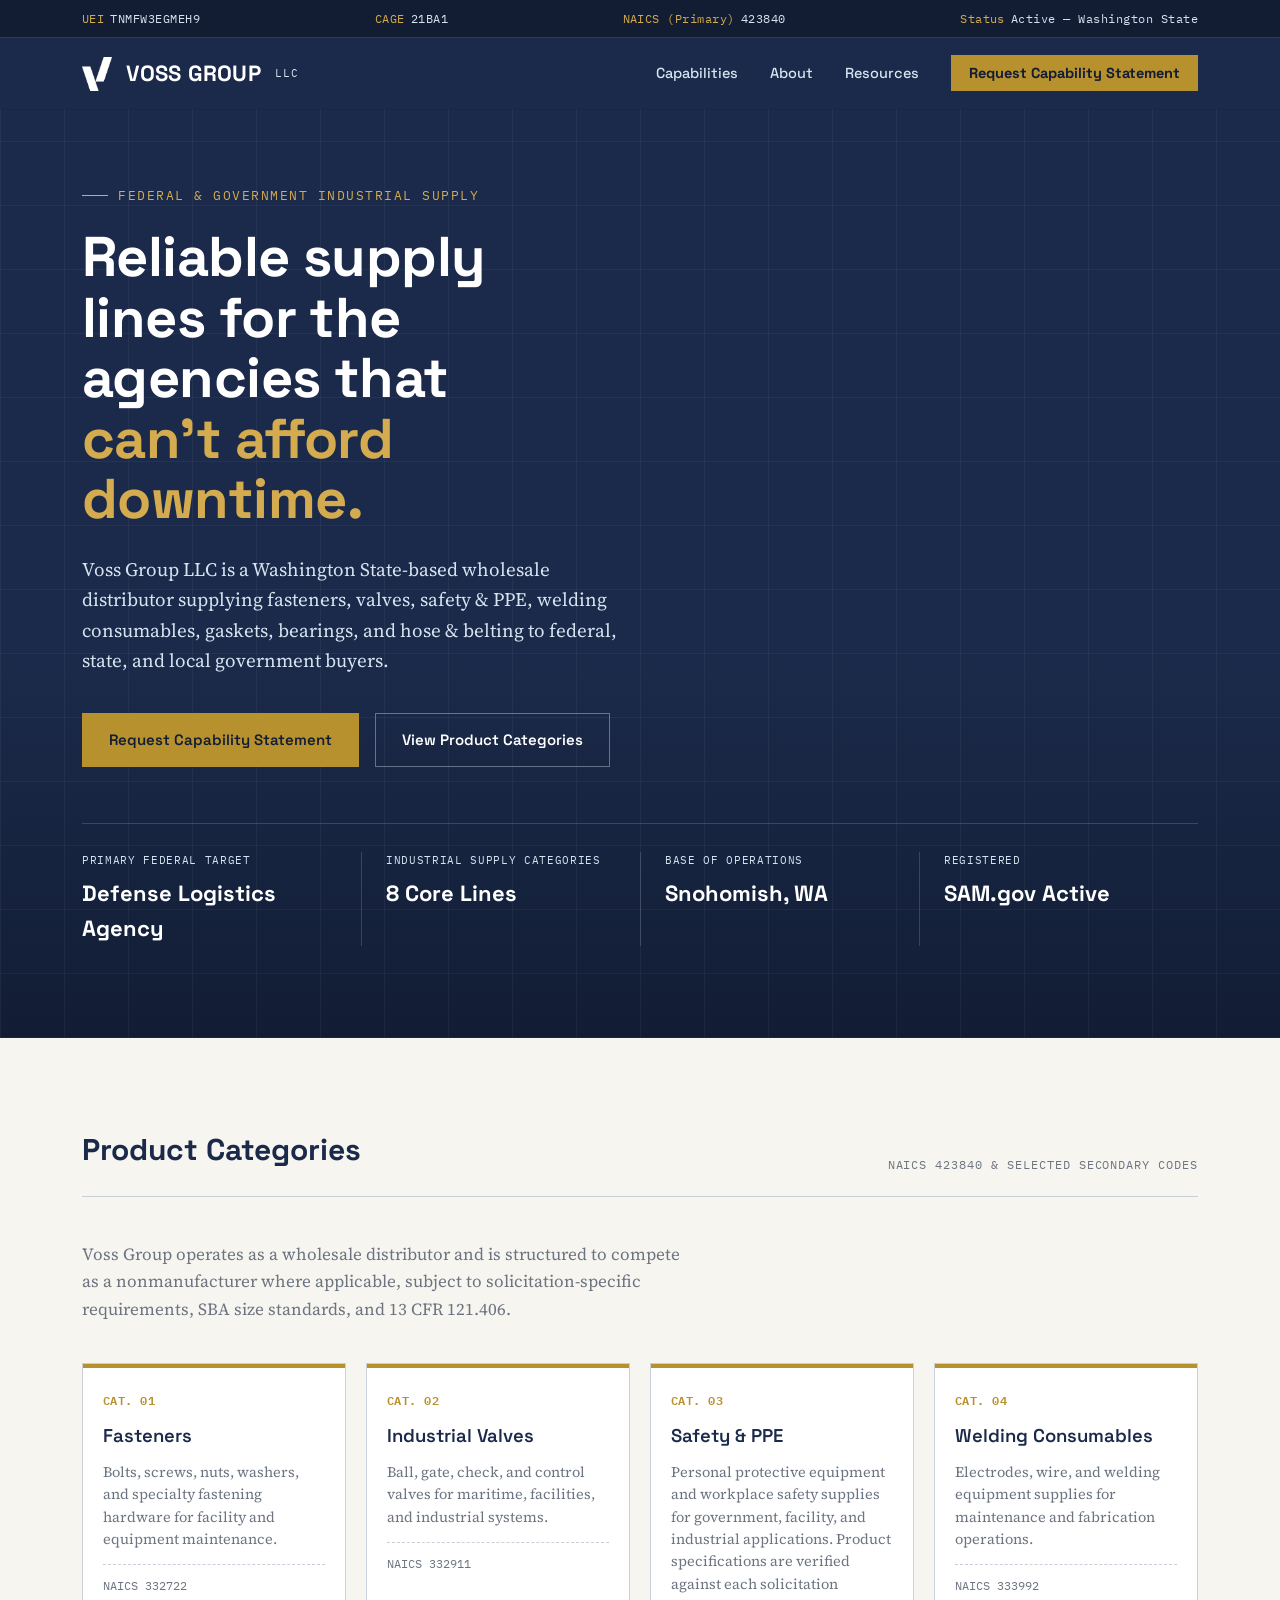
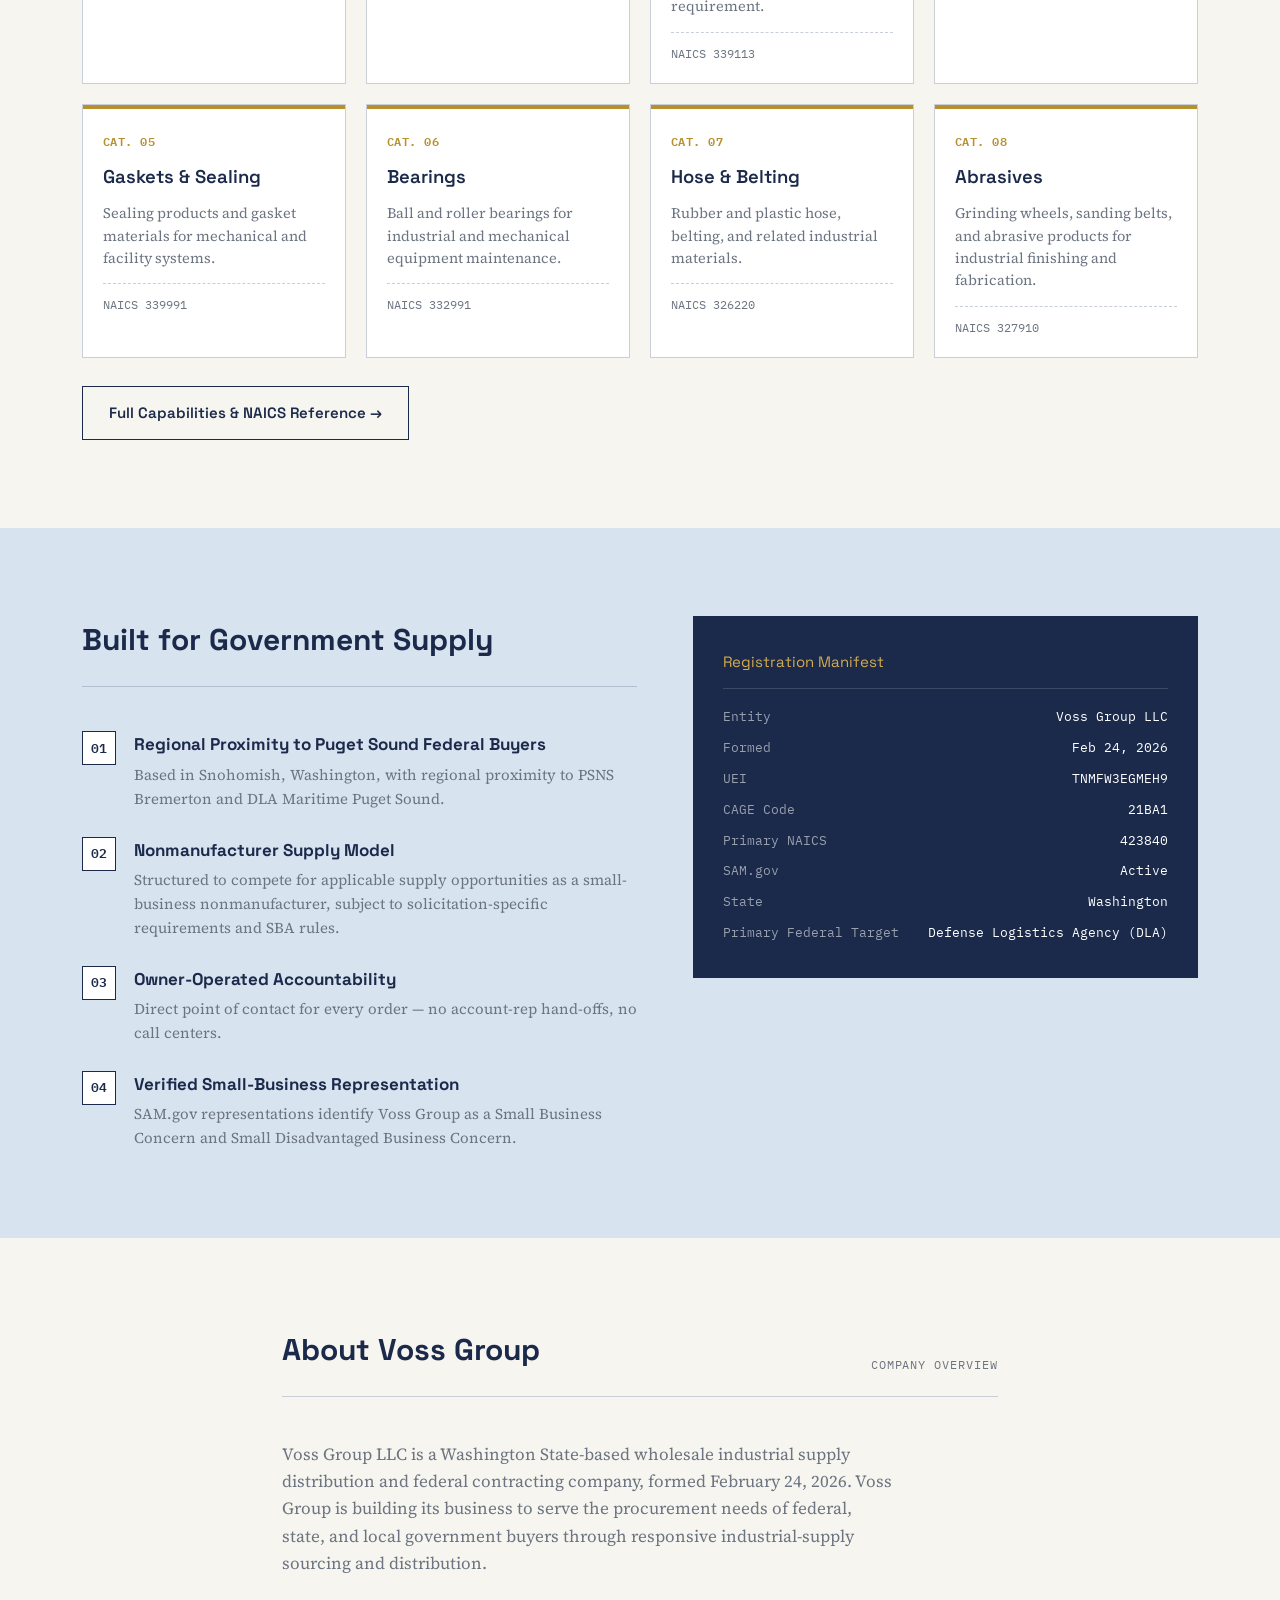
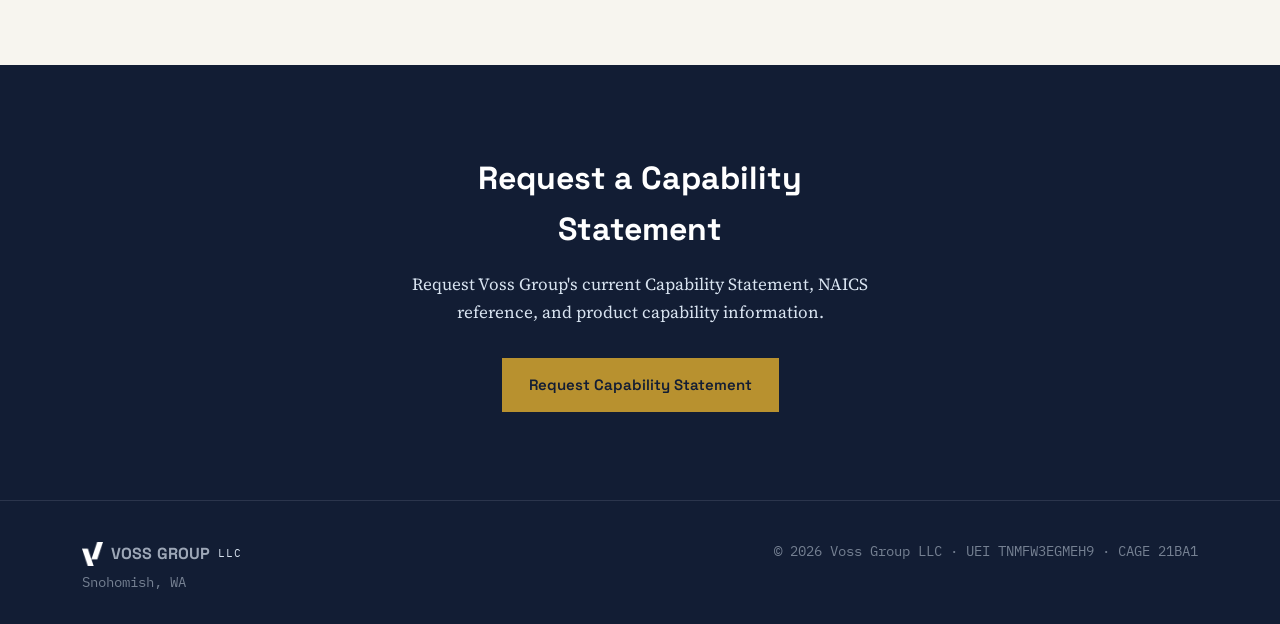
<file: index.html>
<!DOCTYPE html>
<html lang="en">
<head>
<!-- Google tag (gtag.js) -->
<script async src="https://www.googletagmanager.com/gtag/js?id=G-BKP11EQ2RJ"></script>
<script>
  window.dataLayer = window.dataLayer || [];
  function gtag(){dataLayer.push(arguments);}
  gtag('js', new Date());
  gtag('config', 'G-BKP11EQ2RJ');
</script>
<meta charset="UTF-8">
<meta name="viewport" content="width=device-width, initial-scale=1.0">
<link rel="icon" type="image/png" href="assets/favicon.png">
<title>Voss Group LLC | Industrial &amp; Facility Supply Distributor — Federal &amp; Government Contracting</title>
<meta name="description" content="Voss Group LLC is a Washington State-based wholesale industrial supply distributor focused on federal, state, and local government agencies. NAICS 423840. Fasteners, valves, safety &amp; PPE, welding consumables, gaskets, bearings, hose &amp; belting, abrasives.">
<meta name="robots" content="index, follow">
<link rel="canonical" href="https://vossgrp.com/">

<!-- Open Graph -->
<meta property="og:type" content="website">
<meta property="og:site_name" content="Voss Group LLC">
<meta property="og:title" content="Voss Group LLC | Industrial &amp; Facility Supply Distributor">
<meta property="og:description" content="Washington State-based wholesale industrial supply distributor focused on federal, state, and local government agencies.">
<meta property="og:url" content="https://vossgrp.com/">

<!-- Schema.org LocalBusiness / Organization markup -->
<script type="application/ld+json">
{
  "@context": "https://schema.org",
  "@type": "Organization",
  "name": "Voss Group LLC",
  "url": "https://vossgrp.com",
  "address": {
    "@type": "PostalAddress",
    "addressLocality": "Snohomish",
    "addressRegion": "WA",
    "addressCountry": "US"
  },
  "telephone": "+1-425-222-2050",
  "email": "info@vossgrp.com",
  "description": "Wholesale industrial supply distributor focused on federal, state, and local government agencies across fasteners, valves, safety and PPE, welding consumables, gaskets, bearings, hose and belting, and abrasives categories.",
  "naics": "423840",
  "areaServed": "US"
}
</script>

<link rel="preconnect" href="https://fonts.googleapis.com">
<link rel="preconnect" href="https://fonts.gstatic.com" crossorigin>
<link href="https://fonts.googleapis.com/css2?family=Space+Grotesk:wght@400;500;600;700&family=Source+Serif+4:opsz,wght@8..60,400;8..60,500;8..60,600&family=IBM+Plex+Mono:wght@400;500;600&display=swap" rel="stylesheet">
<link rel="stylesheet" href="assets/style.css">

</head>
<body>

<div class="ticket-bar">
  <div class="wrap">
    <span><span class="label">UEI</span>TNMFW3EGMEH9</span>
    <span><span class="label">CAGE</span>21BA1</span>
    <span><span class="label">NAICS (Primary)</span>423840</span>
    <span><span class="label">Status</span>Active — Washington State</span>
  </div>
</div>

<header class="site">
  <nav class="wrap">
    <a href="index.html" class="brand" style="display:flex;align-items:center;gap:14px;"><img src="assets/logo-icon-white.png" alt="" style="height:34px;width:auto;">VOSS GROUP<small>LLC</small></a>
    <button class="nav-toggle" aria-label="Toggle menu" aria-expanded="false">
      <span></span><span></span><span></span>
    </button>
    <ul>
      <li><a href="capabilities.html">Capabilities</a></li>
      <li><a href="about.html">About</a></li>
      <li><a href="resources.html">Resources</a></li>
      <li><a href="docs/Voss_Group_Capability_Statement_v1.3.pdf?v=20261005-1" target="_blank" rel="noopener" class="nav-cta capability-request">Request Capability Statement</a></li>
    </ul>
  </nav>
</header>

<div id="top"></div>
<section class="hero">
  <div class="wrap">
    <div class="eyebrow">Federal &amp; Government Industrial Supply</div>
    <h1>Reliable supply lines for the agencies that <em>can't afford downtime.</em></h1>
    <p class="hero-sub">Voss Group LLC is a Washington State-based wholesale distributor supplying fasteners, valves, safety &amp; PPE, welding consumables, gaskets, bearings, and hose &amp; belting to federal, state, and local government buyers.</p>
    <div class="hero-actions">
      <a href="docs/Voss_Group_Capability_Statement_v1.3.pdf?v=20261005-1" target="_blank" rel="noopener" class="btn btn-primary capability-request">Request Capability Statement</a>
      <a href="#capabilities" class="btn btn-ghost">View Product Categories</a>
    </div>

    <dl class="stat-strip">
      <div>
        <dt>Primary Federal Target</dt>
        <dd>Defense Logistics Agency</dd>
      </div>
      <div>
        <dt>Industrial Supply Categories</dt>
        <dd>8 Core Lines</dd>
      </div>
      <div>
        <dt>Base of Operations</dt>
        <dd>Snohomish, WA</dd>
      </div>
      <div>
        <dt>Registered</dt>
        <dd>SAM.gov Active</dd>
      </div>
    </dl>
  </div>
</section>

<section id="capabilities">
  <div class="wrap">
    <div class="section-head">
      <h2>Product Categories</h2>
      <span class="tag">NAICS 423840 &amp; Selected Secondary Codes</span>
    </div>
    <p class="lede">Voss Group operates as a wholesale distributor and is structured to compete as a nonmanufacturer where applicable, subject to solicitation-specific requirements, SBA size standards, and 13 CFR 121.406.</p>

    <div class="catalog">
      <div class="req-card">
        <span class="code">CAT. 01</span>
        <h3>Fasteners</h3>
        <p>Bolts, screws, nuts, washers, and specialty fastening hardware for facility and equipment maintenance.</p>
        <div class="naics">NAICS 332722</div>
      </div>
      <div class="req-card">
        <span class="code">CAT. 02</span>
        <h3>Industrial Valves</h3>
        <p>Ball, gate, check, and control valves for maritime, facilities, and industrial systems.</p>
        <div class="naics">NAICS 332911</div>
      </div>
      <div class="req-card">
        <span class="code">CAT. 03</span>
        <h3>Safety &amp; PPE</h3>
        <p>Personal protective equipment and workplace safety supplies for government, facility, and industrial applications. Product specifications are verified against each solicitation requirement.</p>
        <div class="naics">NAICS 339113</div>
      </div>
      <div class="req-card">
        <span class="code">CAT. 04</span>
        <h3>Welding Consumables</h3>
        <p>Electrodes, wire, and welding equipment supplies for maintenance and fabrication operations.</p>
        <div class="naics">NAICS 333992</div>
      </div>
      <div class="req-card">
        <span class="code">CAT. 05</span>
        <h3>Gaskets &amp; Sealing</h3>
        <p>Sealing products and gasket materials for mechanical and facility systems.</p>
        <div class="naics">NAICS 339991</div>
      </div>
      <div class="req-card">
        <span class="code">CAT. 06</span>
        <h3>Bearings</h3>
        <p>Ball and roller bearings for industrial and mechanical equipment maintenance.</p>
        <div class="naics">NAICS 332991</div>
      </div>
      <div class="req-card">
        <span class="code">CAT. 07</span>
        <h3>Hose &amp; Belting</h3>
        <p>Rubber and plastic hose, belting, and related industrial materials.</p>
        <div class="naics">NAICS 326220</div>
      </div>
      <div class="req-card">
        <span class="code">CAT. 08</span>
        <h3>Abrasives</h3>
        <p>Grinding wheels, sanding belts, and abrasive products for industrial finishing and fabrication.</p>
        <div class="naics">NAICS 327910</div>
      </div>
    </div>
    <p style="margin-top:28px;"><a href="capabilities.html" class="btn btn-ghost" style="border-color: var(--navy); color: var(--navy);">Full Capabilities &amp; NAICS Reference →</a></p>
  </div>
</section>

<section class="why" id="why">
  <div class="wrap why-grid">
    <div>
      <div class="section-head" style="border-color: rgba(27,42,74,0.2);">
        <h2>Built for Government Supply</h2>
      </div>
      <ul class="why-list">
        <li>
          <span class="why-num">01</span>
          <div>
            <h4>Regional Proximity to Puget Sound Federal Buyers</h4>
            <p>Based in Snohomish, Washington, with regional proximity to PSNS Bremerton and DLA Maritime Puget Sound.</p>
          </div>
        </li>
        <li>
          <span class="why-num">02</span>
          <div>
            <h4>Nonmanufacturer Supply Model</h4>
            <p>Structured to compete for applicable supply opportunities as a small-business nonmanufacturer, subject to solicitation-specific requirements and SBA rules.</p>
          </div>
        </li>
        <li>
          <span class="why-num">03</span>
          <div>
            <h4>Owner-Operated Accountability</h4>
            <p>Direct point of contact for every order — no account-rep hand-offs, no call centers.</p>
          </div>
        </li>
        <li>
          <span class="why-num">04</span>
          <div>
            <h4>Verified Small-Business Representation</h4>
            <p>SAM.gov representations identify Voss Group as a Small Business Concern and Small Disadvantaged Business Concern.</p>
          </div>
        </li>
      </ul>
    </div>

    <div class="manifest">
      <div class="m-title">Registration Manifest</div>
      <dl>
        <dt>Entity</dt><dd>Voss Group LLC</dd>
        <dt>Formed</dt><dd>Feb 24, 2026</dd>
        <dt>UEI</dt><dd>TNMFW3EGMEH9</dd>
        <dt>CAGE Code</dt><dd>21BA1</dd>
        <dt>Primary NAICS</dt><dd>423840</dd>
        <dt>SAM.gov</dt><dd>Active</dd>
        <dt>State</dt><dd>Washington</dd>
        <dt>Primary Federal Target</dt><dd>Defense Logistics Agency (DLA)</dd>
      </dl>
    </div>
  </div>
</section>

<section id="about">
  <div class="wrap" style="max-width: 780px;">
    <div class="section-head">
      <h2>About Voss Group</h2>
      <span class="tag">Company Overview</span>
    </div>
    <p class="lede" style="margin-bottom:0;">Voss Group LLC is a Washington State-based wholesale industrial supply distribution and federal contracting company, formed February 24, 2026. Voss Group is building its business to serve the procurement needs of federal, state, and local government buyers through responsive industrial-supply sourcing and distribution.</p>
  </div>
</section>

<section class="cta-band" id="contact">
  <div class="wrap">
    <h2>Request a Capability Statement</h2>
    <p>Request Voss Group's current Capability Statement, NAICS reference, and product capability information.</p>
    <a href="docs/Voss_Group_Capability_Statement_v1.3.pdf?v=20261005-1" target="_blank" rel="noopener" class="btn btn-primary capability-request">Request Capability Statement</a>
  </div>
</section>

<footer>
  <div class="wrap">
    <div>
      <div class="brand" style="display:flex;align-items:center;gap:8px;font-size:16px;margin-bottom:6px;"><img src="assets/logo-icon-white.png" alt="" style="height:24px;width:auto;">VOSS GROUP<small>LLC</small></div>
      <div class="mono">Snohomish, WA</div>
    </div>
    <div class="mono">© 2026 Voss Group LLC · UEI TNMFW3EGMEH9 · CAGE 21BA1</div>
  </div>
</footer>

<script src="assets/main.js?v=20261004-1"></script>
</body>
</html>
</file>
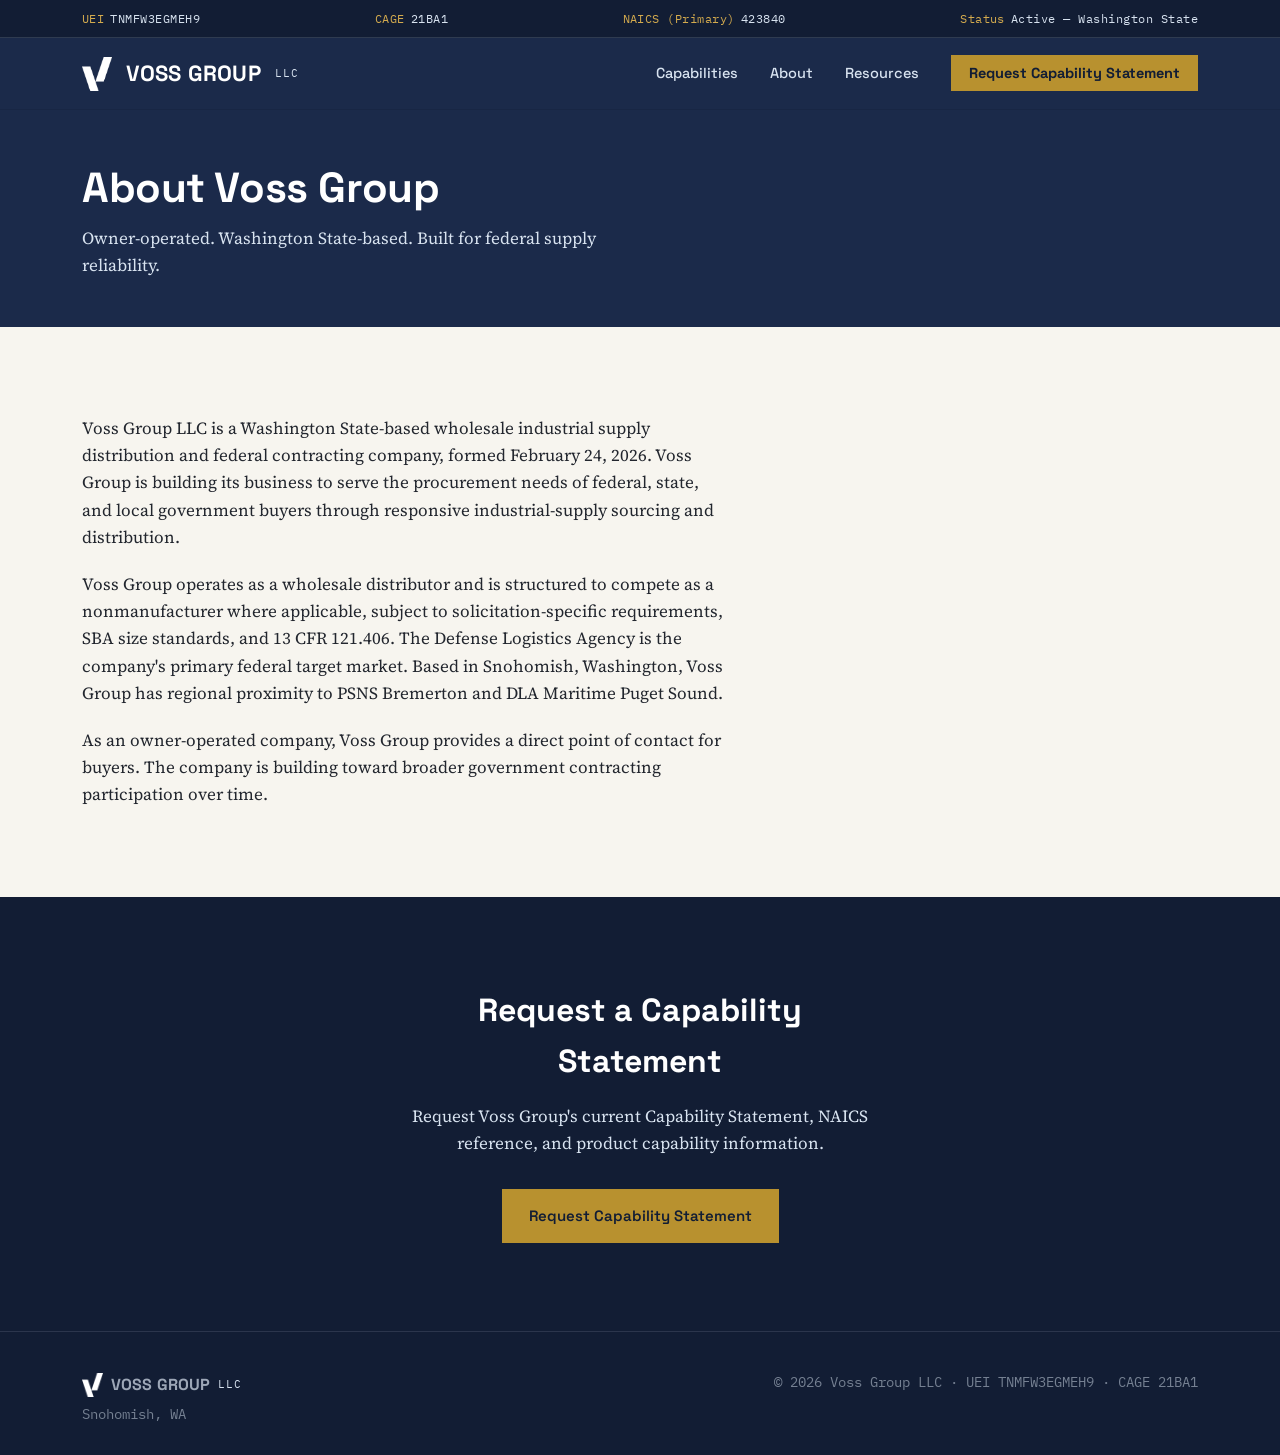
<file: about.html>
<!DOCTYPE html>
<html lang="en">
<head>
<!-- Google tag (gtag.js) -->
<script async src="https://www.googletagmanager.com/gtag/js?id=G-BKP11EQ2RJ"></script>
<script>
  window.dataLayer = window.dataLayer || [];
  function gtag(){dataLayer.push(arguments);}
  gtag('js', new Date());
  gtag('config', 'G-BKP11EQ2RJ');
</script>
<meta charset="UTF-8">
<meta name="viewport" content="width=device-width, initial-scale=1.0">
<link rel="icon" type="image/png" href="assets/favicon.png">
<title>About Voss Group LLC | Washington State Federal Contractor</title>
<meta name="description" content="Voss Group LLC is a Washington State-based, owner-operated wholesale industrial supply distributor formed February 2026, focused on federal, state, and local government buyers.">
<meta name="robots" content="index, follow">
<link rel="canonical" href="https://vossgrp.com/about.html">

<meta property="og:type" content="website">
<meta property="og:site_name" content="Voss Group LLC">
<meta property="og:title" content="About Voss Group LLC">
<meta property="og:description" content="Washington State-based, owner-operated federal industrial supply distributor.">
<meta property="og:url" content="https://vossgrp.com/about.html">

<link rel="preconnect" href="https://fonts.googleapis.com">
<link rel="preconnect" href="https://fonts.gstatic.com" crossorigin>
<link href="https://fonts.googleapis.com/css2?family=Space+Grotesk:wght@400;500;600;700&family=Source+Serif+4:opsz,wght@8..60,400;8..60,500;8..60,600&family=IBM+Plex+Mono:wght@400;500;600&display=swap" rel="stylesheet">
<link rel="stylesheet" href="assets/style.css">
<style>
  .page-hero{ background: var(--navy); color:#fff; padding: 56px 0 48px; }
  .page-hero h1{ font-family:'Space Grotesk', sans-serif; font-size: clamp(30px, 4vw, 42px); font-weight:700; }
  .page-hero p{ color: var(--pale-blue); margin-top:14px; max-width:60ch; }
  .prose p{ margin-bottom: 20px; max-width: 72ch; color: var(--ink); }
  .prose p:last-child{ margin-bottom:0; }
</style>
</head>
<body>

<div class="ticket-bar">
  <div class="wrap">
    <span><span class="label">UEI</span>TNMFW3EGMEH9</span>
    <span><span class="label">CAGE</span>21BA1</span>
    <span><span class="label">NAICS (Primary)</span>423840</span>
    <span><span class="label">Status</span>Active — Washington State</span>
  </div>
</div>

<header class="site">
  <nav class="wrap">
    <a href="index.html" class="brand" style="display:flex;align-items:center;gap:14px;"><img src="assets/logo-icon-white.png" alt="" style="height:34px;width:auto;">VOSS GROUP<small>LLC</small></a>
    <button class="nav-toggle" aria-label="Toggle menu" aria-expanded="false">
      <span></span><span></span><span></span>
    </button>
    <ul>
      <li><a href="capabilities.html">Capabilities</a></li>
      <li><a href="about.html">About</a></li>
      <li><a href="resources.html">Resources</a></li>
      <li><a href="docs/Voss_Group_Capability_Statement_v1.3.pdf?v=20261005-1" target="_blank" rel="noopener" class="nav-cta capability-request">Request Capability Statement</a></li>
    </ul>
  </nav>
</header>

<section class="page-hero">
  <div class="wrap">
    <h1>About Voss Group</h1>
    <p>Owner-operated. Washington State-based. Built for federal supply reliability.</p>
  </div>
</section>

<section>
  <div class="wrap prose">
    <p>Voss Group LLC is a Washington State-based wholesale industrial supply distribution and federal contracting company, formed February 24, 2026. Voss Group is building its business to serve the procurement needs of federal, state, and local government buyers through responsive industrial-supply sourcing and distribution.</p>
    <p>Voss Group operates as a wholesale distributor and is structured to compete as a nonmanufacturer where applicable, subject to solicitation-specific requirements, SBA size standards, and 13 CFR 121.406. The Defense Logistics Agency is the company's primary federal target market. Based in Snohomish, Washington, Voss Group has regional proximity to PSNS Bremerton and DLA Maritime Puget Sound.</p>
    <p>As an owner-operated company, Voss Group provides a direct point of contact for buyers. The company is building toward broader government contracting participation over time.</p>
  </div>
</section>

<section class="cta-band" id="contact">
  <div class="wrap">
    <h2>Request a Capability Statement</h2>
    <p>Request Voss Group's current Capability Statement, NAICS reference, and product capability information.</p>
    <a href="docs/Voss_Group_Capability_Statement_v1.3.pdf?v=20261005-1" target="_blank" rel="noopener" class="btn btn-primary capability-request">Request Capability Statement</a>
  </div>
</section>

<footer>
  <div class="wrap">
    <div>
      <div class="brand" style="display:flex;align-items:center;gap:8px;font-size:16px;margin-bottom:6px;"><img src="assets/logo-icon-white.png" alt="" style="height:24px;width:auto;">VOSS GROUP<small>LLC</small></div>
      <div class="mono">Snohomish, WA</div>
    </div>
    <div class="mono">© 2026 Voss Group LLC · UEI TNMFW3EGMEH9 · CAGE 21BA1</div>
  </div>
</footer>

<script src="assets/main.js?v=20261004-1"></script>
</body>
</html>
</file>
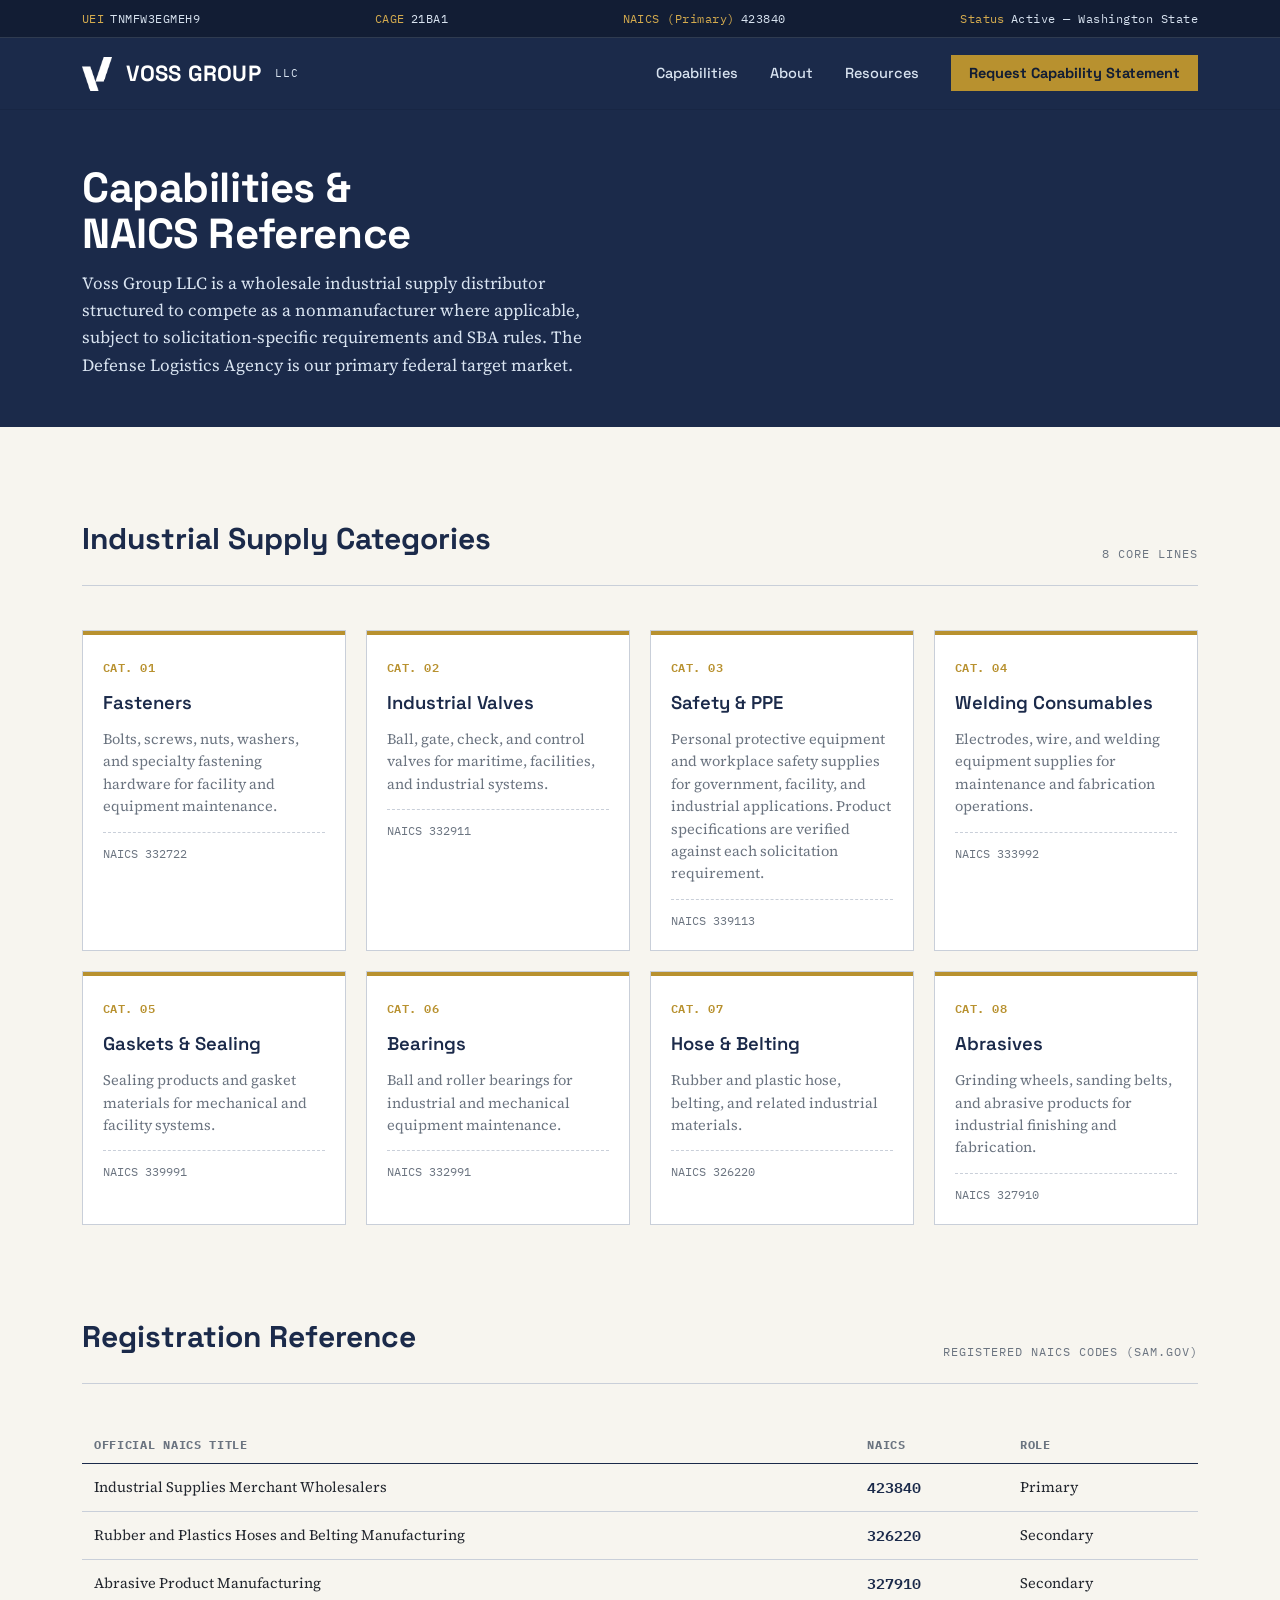
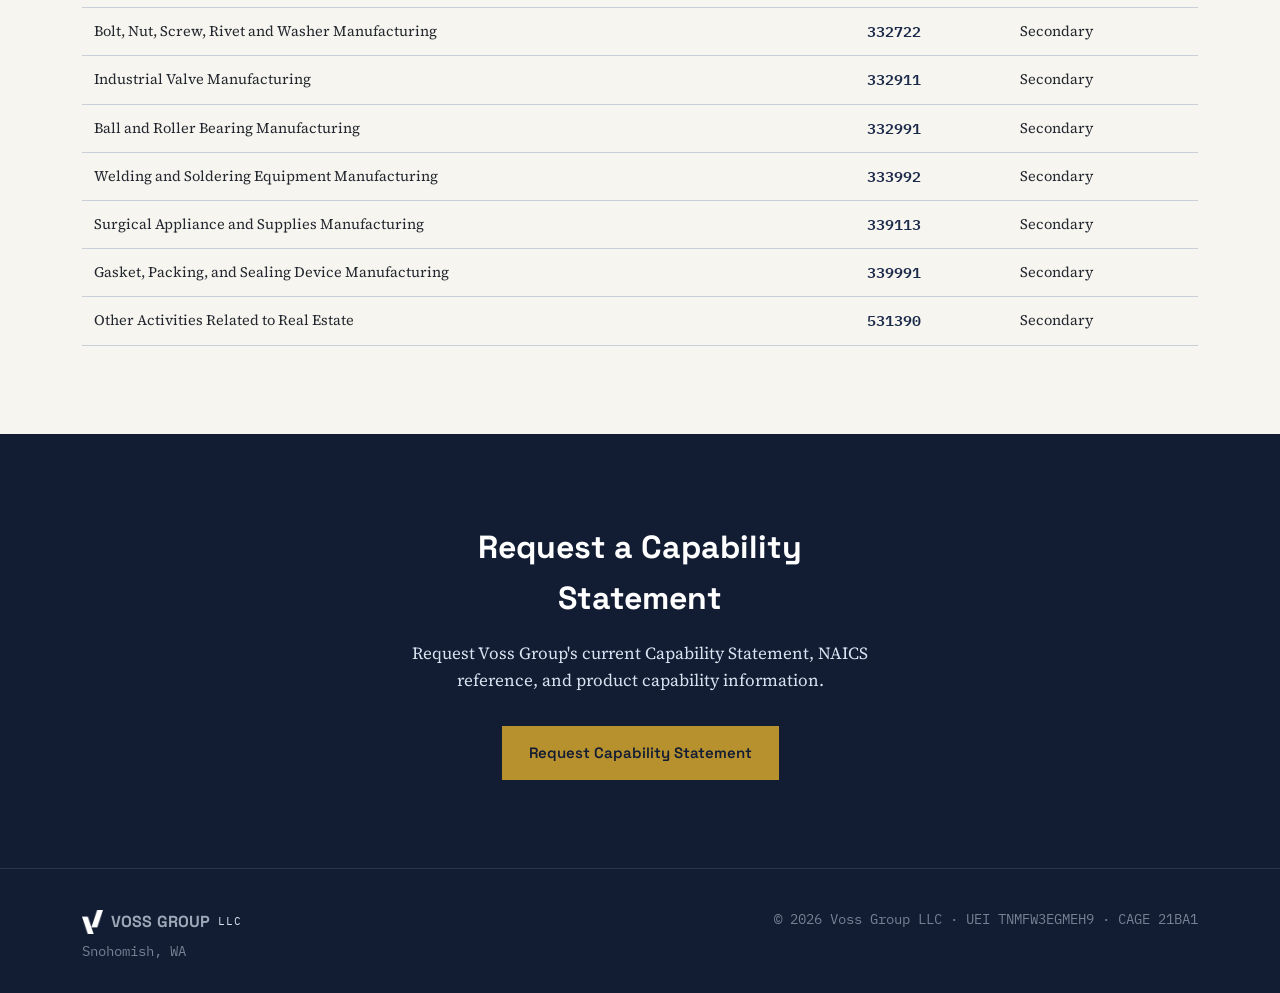
<file: capabilities.html>
<!DOCTYPE html>
<html lang="en">
<head>
<!-- Google tag (gtag.js) -->
<script async src="https://www.googletagmanager.com/gtag/js?id=G-BKP11EQ2RJ"></script>
<script>
  window.dataLayer = window.dataLayer || [];
  function gtag(){dataLayer.push(arguments);}
  gtag('js', new Date());
  gtag('config', 'G-BKP11EQ2RJ');
</script>
<meta charset="UTF-8">
<meta name="viewport" content="width=device-width, initial-scale=1.0">
<link rel="icon" type="image/png" href="assets/favicon.png">
<title>Capabilities & NAICS Codes | Voss Group LLC Industrial Supply Distribution</title>
<meta name="description" content="Voss Group LLC industrial supply categories: fasteners, industrial valves, safety & PPE, welding consumables, gaskets & sealing, bearings, hose & belting, abrasives. Primary NAICS 423840; selected secondary NAICS 332722, 332911, 339113, 333992, 339991, 332991, 326220, 327910.">
<meta name="robots" content="index, follow">
<link rel="canonical" href="https://vossgrp.com/capabilities.html">

<meta property="og:type" content="website">
<meta property="og:site_name" content="Voss Group LLC">
<meta property="og:title" content="Capabilities & NAICS Codes | Voss Group LLC">
<meta property="og:description" content="Full product category and NAICS reference for Voss Group LLC, a federal industrial supply distributor.">
<meta property="og:url" content="https://vossgrp.com/capabilities.html">

<script type="application/ld+json">
{
  "@context": "https://schema.org",
  "@type": "Service",
  "serviceType": "Industrial Supply Distribution",
  "provider": {
    "@type": "Organization",
    "name": "Voss Group LLC",
    "url": "https://vossgrp.com"
  },
  "areaServed": "US",
  "description": "Wholesale distribution of fasteners, industrial valves, safety and PPE, welding consumables, gaskets and sealing products, bearings, and hose and belting for federal, state, and local government buyers."
}
</script>

<link rel="preconnect" href="https://fonts.googleapis.com">
<link rel="preconnect" href="https://fonts.gstatic.com" crossorigin>
<link href="https://fonts.googleapis.com/css2?family=Space+Grotesk:wght@400;500;600;700&family=Source+Serif+4:opsz,wght@8..60,400;8..60,500;8..60,600&family=IBM+Plex+Mono:wght@400;500;600&display=swap" rel="stylesheet">
<link rel="stylesheet" href="assets/style.css">
<style>
  .page-hero{
    background: var(--navy);
    color:#fff;
    padding: 56px 0 48px;
  }
  .page-hero h1{
    font-family:'Space Grotesk', sans-serif;
    font-size: clamp(30px, 4vw, 42px);
    font-weight:700;
  }
  .page-hero p{ color: var(--pale-blue); margin-top:14px; max-width:60ch; }
  table.psc{
    width:100%;
    border-collapse: collapse;
    margin-top: 18px;
    font-size: 14.5px;
  }
  table.psc th{
    text-align:left;
    font-family:'IBM Plex Mono', monospace;
    font-size:11.5px;
    text-transform:uppercase;
    letter-spacing:0.06em;
    color: var(--steel);
    border-bottom: 1px solid var(--navy);
    padding: 8px 12px;
  }
  table.psc td{
    padding: 12px;
    border-bottom: 1px solid var(--line);
    vertical-align: top;
  }
  table.psc td.mono{ font-family:'IBM Plex Mono', monospace; color: var(--navy); font-weight:600; white-space:nowrap; }
</style>
</head>
<body>

<div class="ticket-bar">
  <div class="wrap">
    <span><span class="label">UEI</span>TNMFW3EGMEH9</span>
    <span><span class="label">CAGE</span>21BA1</span>
    <span><span class="label">NAICS (Primary)</span>423840</span>
    <span><span class="label">Status</span>Active — Washington State</span>
  </div>
</div>

<header class="site">
  <nav class="wrap">
    <a href="index.html" class="brand" style="display:flex;align-items:center;gap:14px;"><img src="assets/logo-icon-white.png" alt="" style="height:34px;width:auto;">VOSS GROUP<small>LLC</small></a>
    <button class="nav-toggle" aria-label="Toggle menu" aria-expanded="false">
      <span></span><span></span><span></span>
    </button>
    <ul>
      <li><a href="capabilities.html">Capabilities</a></li>
      <li><a href="about.html">About</a></li>
      <li><a href="resources.html">Resources</a></li>
      <li><a href="docs/Voss_Group_Capability_Statement_v1.3.pdf?v=20261005-1" target="_blank" rel="noopener" class="nav-cta capability-request">Request Capability Statement</a></li>
    </ul>
  </nav>
</header>

<section class="page-hero">
  <div class="wrap">
    <h1>Capabilities &amp; NAICS Reference</h1>
    <p>Voss Group LLC is a wholesale industrial supply distributor structured to compete as a nonmanufacturer where applicable, subject to solicitation-specific requirements and SBA rules. The Defense Logistics Agency is our primary federal target market.</p>
  </div>
</section>

<section>
  <div class="wrap">
    <div class="section-head">
      <h2>Industrial Supply Categories</h2>
      <span class="tag">8 Core Lines</span>
    </div>
    <div class="catalog">
      <div class="req-card">
        <span class="code">CAT. 01</span>
        <h3>Fasteners</h3>
        <p>Bolts, screws, nuts, washers, and specialty fastening hardware for facility and equipment maintenance.</p>
        <div class="naics">NAICS 332722</div>
      </div>
      <div class="req-card">
        <span class="code">CAT. 02</span>
        <h3>Industrial Valves</h3>
        <p>Ball, gate, check, and control valves for maritime, facilities, and industrial systems.</p>
        <div class="naics">NAICS 332911</div>
      </div>
      <div class="req-card">
        <span class="code">CAT. 03</span>
        <h3>Safety &amp; PPE</h3>
        <p>Personal protective equipment and workplace safety supplies for government, facility, and industrial applications. Product specifications are verified against each solicitation requirement.</p>
        <div class="naics">NAICS 339113</div>
      </div>
      <div class="req-card">
        <span class="code">CAT. 04</span>
        <h3>Welding Consumables</h3>
        <p>Electrodes, wire, and welding equipment supplies for maintenance and fabrication operations.</p>
        <div class="naics">NAICS 333992</div>
      </div>
      <div class="req-card">
        <span class="code">CAT. 05</span>
        <h3>Gaskets &amp; Sealing</h3>
        <p>Sealing products and gasket materials for mechanical and facility systems.</p>
        <div class="naics">NAICS 339991</div>
      </div>
      <div class="req-card">
        <span class="code">CAT. 06</span>
        <h3>Bearings</h3>
        <p>Ball and roller bearings for industrial and mechanical equipment maintenance.</p>
        <div class="naics">NAICS 332991</div>
      </div>
      <div class="req-card">
        <span class="code">CAT. 07</span>
        <h3>Hose &amp; Belting</h3>
        <p>Rubber and plastic hose, belting, and related industrial materials.</p>
        <div class="naics">NAICS 326220</div>
      </div>

      <div class="req-card">
        <span class="code">CAT. 08</span>
        <h3>Abrasives</h3>
        <p>Grinding wheels, sanding belts, and abrasive products for industrial finishing and fabrication.</p>
        <div class="naics">NAICS 327910</div>
      </div>
    </div>
  </div>
</section>

<section style="padding-top:0;">
  <div class="wrap">
    <div class="section-head">
      <h2>Registration Reference</h2>
      <span class="tag">Registered NAICS Codes (SAM.gov)</span>
    </div>
    <table class="psc">
      <tr><th>Official NAICS Title</th><th>NAICS</th><th>Role</th></tr>
      <tr><td>Industrial Supplies Merchant Wholesalers</td><td class="mono">423840</td><td>Primary</td></tr>
      <tr><td>Rubber and Plastics Hoses and Belting Manufacturing</td><td class="mono">326220</td><td>Secondary</td></tr>
      <tr><td>Abrasive Product Manufacturing</td><td class="mono">327910</td><td>Secondary</td></tr>
      <tr><td>Bolt, Nut, Screw, Rivet and Washer Manufacturing</td><td class="mono">332722</td><td>Secondary</td></tr>
      <tr><td>Industrial Valve Manufacturing</td><td class="mono">332911</td><td>Secondary</td></tr>
      <tr><td>Ball and Roller Bearing Manufacturing</td><td class="mono">332991</td><td>Secondary</td></tr>
      <tr><td>Welding and Soldering Equipment Manufacturing</td><td class="mono">333992</td><td>Secondary</td></tr>
      <tr><td>Surgical Appliance and Supplies Manufacturing</td><td class="mono">339113</td><td>Secondary</td></tr>
      <tr><td>Gasket, Packing, and Sealing Device Manufacturing</td><td class="mono">339991</td><td>Secondary</td></tr>
      <tr><td>Other Activities Related to Real Estate</td><td class="mono">531390</td><td>Secondary</td></tr>
    </table>
  </div>
</section>

<section class="cta-band" id="contact">
  <div class="wrap">
    <h2>Request a Capability Statement</h2>
    <p>Request Voss Group's current Capability Statement, NAICS reference, and product capability information.</p>
    <a href="docs/Voss_Group_Capability_Statement_v1.3.pdf?v=20261005-1" target="_blank" rel="noopener" class="btn btn-primary capability-request">Request Capability Statement</a>
  </div>
</section>

<footer>
  <div class="wrap">
    <div>
      <div class="brand" style="display:flex;align-items:center;gap:8px;font-size:16px;margin-bottom:6px;"><img src="assets/logo-icon-white.png" alt="" style="height:24px;width:auto;">VOSS GROUP<small>LLC</small></div>
      <div class="mono">Snohomish, WA</div>
    </div>
    <div class="mono">© 2026 Voss Group LLC · UEI TNMFW3EGMEH9 · CAGE 21BA1</div>
  </div>
</footer>

<script src="assets/main.js?v=20261004-1"></script>
</body>
</html>
</file>
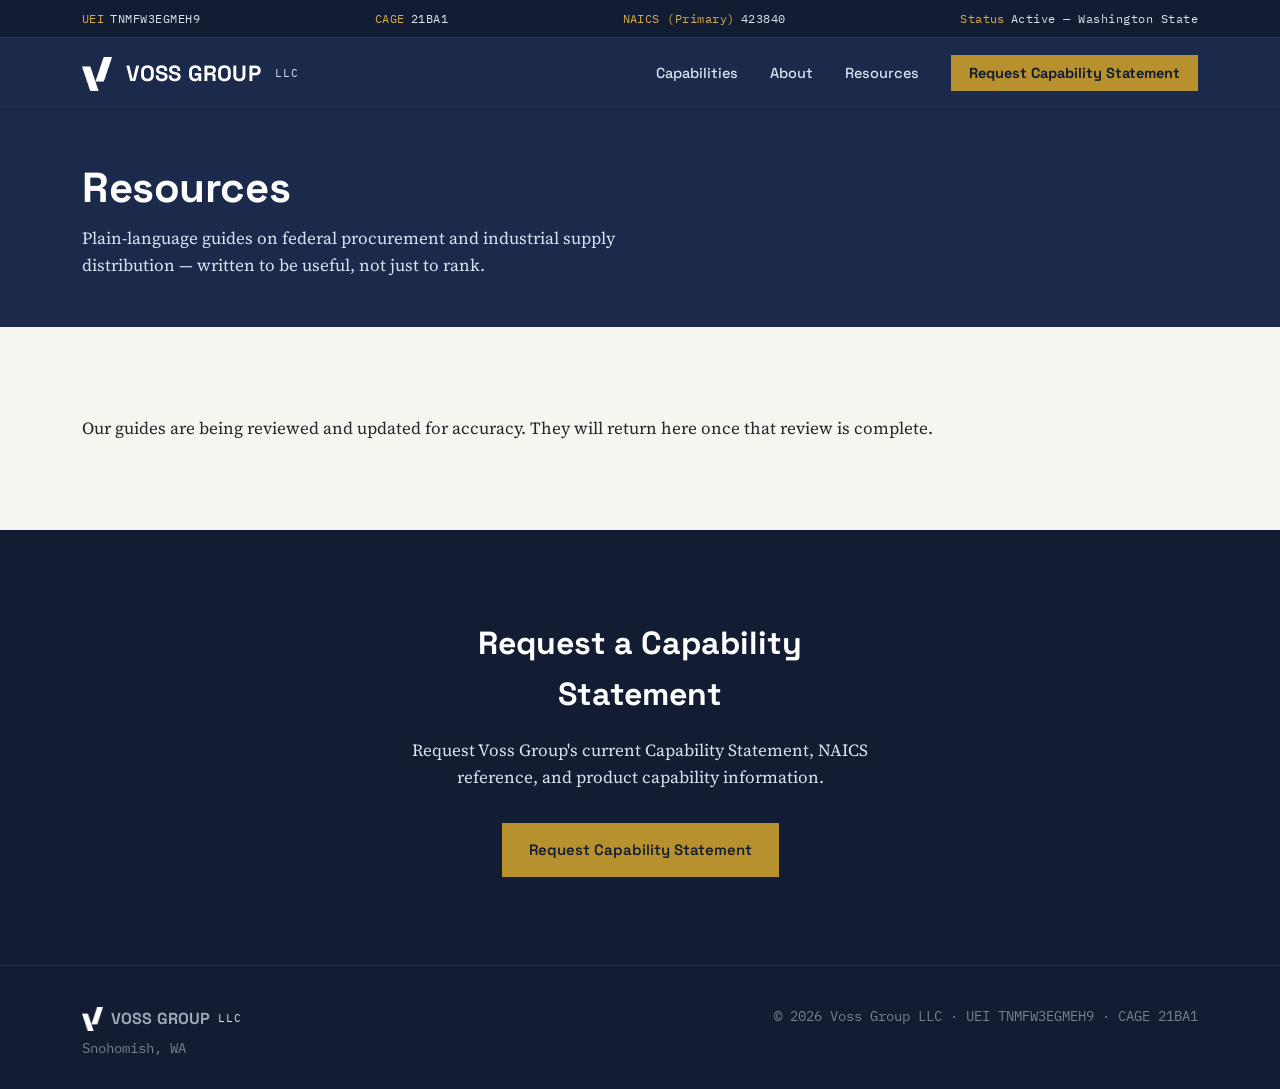
<file: resources.html>
<!DOCTYPE html>
<html lang="en">
<head>
<!-- Google tag (gtag.js) -->
<script async src="https://www.googletagmanager.com/gtag/js?id=G-BKP11EQ2RJ"></script>
<script>
  window.dataLayer = window.dataLayer || [];
  function gtag(){dataLayer.push(arguments);}
  gtag('js', new Date());
  gtag('config', 'G-BKP11EQ2RJ');
</script>
<meta charset="UTF-8">
<meta name="viewport" content="width=device-width, initial-scale=1.0">
<link rel="icon" type="image/png" href="assets/favicon.png">
<title>Resources | Federal Contracting & Industrial Supply Guides — Voss Group</title>
<meta name="description" content="Federal contracting and industrial supply guides from Voss Group LLC.">
<meta name="robots" content="noindex, follow">
<link rel="canonical" href="https://vossgrp.com/resources.html">

<link rel="preconnect" href="https://fonts.googleapis.com">
<link rel="preconnect" href="https://fonts.gstatic.com" crossorigin>
<link href="https://fonts.googleapis.com/css2?family=Space+Grotesk:wght@400;500;600;700&family=Source+Serif+4:opsz,wght@8..60,400;8..60,500;8..60,600&family=IBM+Plex+Mono:wght@400;500;600&display=swap" rel="stylesheet">
<link rel="stylesheet" href="assets/style.css">
<style>
  .page-hero{ background: var(--navy); color:#fff; padding: 56px 0 48px; }
  .page-hero h1{ font-family:'Space Grotesk', sans-serif; font-size: clamp(30px, 4vw, 42px); font-weight:700; }
  .page-hero p{ color: var(--pale-blue); margin-top:14px; max-width:60ch; }
  .article-list{ display:flex; flex-direction:column; gap:0; }
  .article-row{
    display:flex; justify-content:space-between; align-items:center;
    padding: 26px 0; border-bottom: 1px solid var(--line); gap: 24px;
  }
  .article-row h3{ font-family:'Space Grotesk', sans-serif; font-size:19px; color: var(--navy); margin-bottom:6px; }
  .article-row p{ color: var(--steel); font-size:14.5px; max-width:60ch; }
  .article-row a.readmore{
    font-family:'IBM Plex Mono', monospace; font-size:12.5px; color: var(--gold);
    text-decoration:none; white-space:nowrap; font-weight:600;
  }
  .soon{ opacity:0.5; }
</style>
</head>
<body>

<div class="ticket-bar">
  <div class="wrap">
    <span><span class="label">UEI</span>TNMFW3EGMEH9</span>
    <span><span class="label">CAGE</span>21BA1</span>
    <span><span class="label">NAICS (Primary)</span>423840</span>
    <span><span class="label">Status</span>Active — Washington State</span>
  </div>
</div>

<header class="site">
  <nav class="wrap">
    <a href="index.html" class="brand" style="display:flex;align-items:center;gap:14px;"><img src="assets/logo-icon-white.png" alt="" style="height:34px;width:auto;">VOSS GROUP<small>LLC</small></a>
    <button class="nav-toggle" aria-label="Toggle menu" aria-expanded="false">
      <span></span><span></span><span></span>
    </button>
    <ul>
      <li><a href="capabilities.html">Capabilities</a></li>
      <li><a href="about.html">About</a></li>
      <li><a href="resources.html">Resources</a></li>
      <li><a href="docs/Voss_Group_Capability_Statement_v1.3.pdf?v=20261005-1" target="_blank" rel="noopener" class="nav-cta capability-request">Request Capability Statement</a></li>
    </ul>
  </nav>
</header>

<section class="page-hero">
  <div class="wrap">
    <h1>Resources</h1>
    <p>Plain-language guides on federal procurement and industrial supply distribution — written to be useful, not just to rank.</p>
  </div>
</section>

<section>
  <div class="wrap">
    <div class="article-list">
      <p>Our guides are being reviewed and updated for accuracy. They will return here once that review is complete.</p>
    </div>
  </div>
</section>

<section class="cta-band" id="contact">
  <div class="wrap">
    <h2>Request a Capability Statement</h2>
    <p>Request Voss Group's current Capability Statement, NAICS reference, and product capability information.</p>
    <a href="docs/Voss_Group_Capability_Statement_v1.3.pdf?v=20261005-1" target="_blank" rel="noopener" class="btn btn-primary capability-request">Request Capability Statement</a>
  </div>
</section>

<footer>
  <div class="wrap">
    <div>
      <div class="brand" style="display:flex;align-items:center;gap:8px;font-size:16px;margin-bottom:6px;"><img src="assets/logo-icon-white.png" alt="" style="height:24px;width:auto;">VOSS GROUP<small>LLC</small></div>
      <div class="mono">Snohomish, WA</div>
    </div>
    <div class="mono">© 2026 Voss Group LLC · UEI TNMFW3EGMEH9 · CAGE 21BA1</div>
  </div>
</footer>

<script src="assets/main.js?v=20261004-1"></script>
</body>
</html>
</file>
<file: assets/style.css>
:root{
    --navy: #1B2A4A;
    --navy-deep: #121D34;
    --gold: #B8912F;
    --gold-bright: #D4AB4E;
    --pale-blue: #D8E3F0;
    --paper: #F7F5EF;
    --ink: #22262E;
    --steel: #6B7480;
    --line: #C9CFD9;
  }

  *{ box-sizing: border-box; margin:0; padding:0; }
  html{ scroll-behavior: smooth; }

  body{
    background: var(--paper);
    color: var(--ink);
    font-family: 'Source Serif 4', Georgia, serif;
    font-size: 17px;
    line-height: 1.6;
    -webkit-font-smoothing: antialiased;
  }

  .mono{ font-family: 'IBM Plex Mono', monospace; }
  .display{ font-family: 'Space Grotesk', sans-serif; }

  a{ color: inherit; }

  .wrap{
    max-width: 1180px;
    margin: 0 auto;
    padding: 0 32px;
  }

  /* ===== Form-header ticker bar ===== */
  .ticket-bar{
    background: var(--navy-deep);
    color: var(--pale-blue);
    font-family: 'IBM Plex Mono', monospace;
    font-size: 12px;
    letter-spacing: 0.04em;
    padding: 9px 0;
    border-bottom: 1px solid rgba(216,227,240,0.15);
  }
  .ticket-bar .wrap{
    display: flex;
    flex-wrap: wrap;
    gap: 24px;
    justify-content: space-between;
  }
  .ticket-bar span.label{ color: var(--gold-bright); margin-right: 6px; }

  /* ===== Nav ===== */
  header.site{
    background: var(--navy);
    color: #fff;
    position: sticky;
    top: 0;
    z-index: 40;
    box-shadow: 0 1px 0 rgba(0,0,0,0.08);
  }
  nav.wrap{
    display:flex;
    align-items:center;
    justify-content: space-between;
    padding-top: 18px;
    padding-bottom: 18px;
  }
  .brand{
    font-family:'Space Grotesk', sans-serif;
    font-weight:700;
    font-size: 22px;
    letter-spacing: 0.01em;
    display:flex;
    align-items:center;
    gap: 10px;
    text-decoration: none;
    color: inherit;
  }
  .brand .mark{
    display:inline-block;
    width: 12px; height: 12px;
    background: var(--gold);
    transform: rotate(45deg);
  }
  .brand small{
    font-family:'IBM Plex Mono', monospace;
    font-size: 11px;
    color: var(--pale-blue);
    font-weight: 400;
    letter-spacing: 0.08em;
  }
  nav ul{
    list-style:none;
    display:flex;
    gap: 32px;
    font-family:'Space Grotesk', sans-serif;
    font-size: 14.5px;
    font-weight: 500;
  }
  nav ul a{
    text-decoration:none;
    color: var(--pale-blue);
    padding-bottom: 4px;
    border-bottom: 2px solid transparent;
    transition: color .15s, border-color .15s;
  }
  nav ul a:hover{ color:#fff; border-color: var(--gold); }
  .nav-cta{
    background: var(--gold);
    color: var(--navy-deep) !important;
    padding: 9px 18px;
    font-weight: 700;
    border: none;
  }
  .nav-cta:hover{ background: var(--gold-bright); border-color: transparent !important; }

  /* ===== Hero ===== */
  .hero{
    background:
      linear-gradient(180deg, var(--navy) 0%, var(--navy) 60%, var(--navy-deep) 100%);
    color: #fff;
    padding: 76px 0 92px;
    position: relative;
    overflow: hidden;
  }
  .hero::before{
    content:"";
    position:absolute;
    inset:0;
    background-image:
      repeating-linear-gradient(90deg, rgba(216,227,240,0.05) 0 1px, transparent 1px 64px),
      repeating-linear-gradient(0deg, rgba(216,227,240,0.05) 0 1px, transparent 1px 64px);
    pointer-events:none;
  }
  .hero .wrap{ position:relative; }
  .eyebrow{
    font-family:'IBM Plex Mono', monospace;
    font-size: 12.5px;
    letter-spacing: 0.12em;
    text-transform: uppercase;
    color: var(--gold-bright);
    display:flex;
    align-items:center;
    gap: 10px;
    margin-bottom: 22px;
  }
  .eyebrow::before{
    content:"";
    width: 26px; height: 1px;
    background: var(--gold-bright);
  }
  h1{
    font-family:'Space Grotesk', sans-serif;
    font-weight: 700;
    font-size: clamp(34px, 5vw, 56px);
    line-height: 1.08;
    max-width: 14ch;
    letter-spacing: -0.01em;
  }
  h1 em{
    font-style: normal;
    color: var(--gold-bright);
  }
  .hero-sub{
    margin-top: 24px;
    max-width: 54ch;
    font-size: 19px;
    color: var(--pale-blue);
  }
  .hero-actions{
    margin-top: 38px;
    display:flex;
    gap: 16px;
    flex-wrap: wrap;
  }
  .btn{
    font-family:'Space Grotesk', sans-serif;
    font-weight: 600;
    font-size: 15px;
    padding: 14px 26px;
    text-decoration:none;
    display:inline-block;
    border: 1.5px solid transparent;
  }
  .btn-primary{ background: var(--gold); color: var(--navy-deep); }
  .btn-primary:hover{ background: var(--gold-bright); }
  .btn-ghost{ border-color: rgba(216,227,240,0.4); color: #fff; }
  .btn-ghost:hover{ border-color: #fff; }

  /* stat strip */
  .stat-strip{
    margin-top: 56px;
    display:grid;
    grid-template-columns: repeat(4, 1fr);
    border-top: 1px solid rgba(216,227,240,0.18);
    padding-top: 28px;
  }
  .stat-strip div + div{ border-left: 1px solid rgba(216,227,240,0.18); padding-left:24px; }
  .stat-strip dt{
    font-family:'IBM Plex Mono', monospace;
    font-size: 11px;
    color: var(--pale-blue);
    letter-spacing:0.06em;
    text-transform: uppercase;
  }
  .stat-strip dd{
    font-family:'Space Grotesk', sans-serif;
    font-weight: 700;
    font-size: 22px;
    margin-top: 6px;
    color: #fff;
  }

  /* ===== Section shell ===== */
  section{ padding: 88px 0; }
  .section-head{
    display:flex;
    justify-content: space-between;
    align-items: flex-end;
    gap: 24px;
    margin-bottom: 44px;
    border-bottom: 1px solid var(--line);
    padding-bottom: 22px;
  }
  .section-head h2{
    font-family:'Space Grotesk', sans-serif;
    font-size: 30px;
    font-weight: 700;
    color: var(--navy);
  }
  .section-head .tag{
    font-family:'IBM Plex Mono', monospace;
    font-size: 12px;
    color: var(--steel);
    text-transform: uppercase;
    letter-spacing: 0.08em;
  }
  .lede{
    max-width: 68ch;
    color: var(--steel);
    font-size: 17px;
    margin-bottom: 40px;
  }

  /* ===== Requisition cards (signature element) ===== */
  .catalog{
    display:grid;
    grid-template-columns: repeat(auto-fit, minmax(250px, 1fr));
    gap: 20px;
  }
  .req-card{
    background: #fff;
    border: 1px solid var(--line);
    position: relative;
    padding: 22px 20px 20px;
  }
  .req-card::before{
    content:"";
    position:absolute;
    top:0; left:0; right:0;
    height: 4px;
    background: var(--gold);
  }
  .req-card .code{
    font-family:'IBM Plex Mono', monospace;
    font-size: 12px;
    color: var(--gold);
    font-weight: 600;
    letter-spacing: 0.04em;
  }
  .req-card h3{
    font-family:'Space Grotesk', sans-serif;
    font-size: 18.5px;
    color: var(--navy);
    margin: 8px 0 10px;
    font-weight: 600;
  }
  .req-card p{
    font-size: 14.5px;
    color: var(--steel);
    line-height: 1.55;
  }
  .req-card .naics{
    margin-top: 14px;
    padding-top: 12px;
    border-top: 1px dashed var(--line);
    font-family:'IBM Plex Mono', monospace;
    font-size: 11.5px;
    color: var(--steel);
  }

  /* ===== Why section (dark) ===== */
  .why{
    background: var(--pale-blue);
  }
  .why-grid{
    display:grid;
    grid-template-columns: 1.1fr 1fr;
    gap: 56px;
    align-items: start;
  }
  .why-list{ list-style:none; display:flex; flex-direction:column; gap:26px; }
  .why-list li{ display:flex; gap:18px; }
  .why-num{
    font-family:'IBM Plex Mono', monospace;
    font-weight: 600;
    font-size: 13px;
    color: var(--navy);
    background: #fff;
    border: 1px solid var(--navy);
    width: 34px; height: 34px;
    flex: none;
    display:flex; align-items:center; justify-content:center;
  }
  .why-list h4{
    font-family:'Space Grotesk', sans-serif;
    font-size: 17px;
    color: var(--navy);
    margin-bottom: 4px;
  }
  .why-list p{ color: var(--steel); font-size: 15px; }

  .manifest{
    background: var(--navy);
    color: #fff;
    padding: 34px 30px;
    font-family:'IBM Plex Mono', monospace;
    font-size: 13px;
  }
  .manifest .m-title{
    font-family:'Space Grotesk', sans-serif;
    font-size: 15px;
    color: var(--gold-bright);
    margin-bottom: 18px;
    padding-bottom: 14px;
    border-bottom: 1px solid rgba(255,255,255,0.15);
  }
  .manifest dl{ display:grid; grid-template-columns: auto 1fr; gap: 10px 16px; }
  .manifest dt{ color: rgba(255,255,255,0.55); }
  .manifest dd{ color: #fff; text-align:right; }

  /* ===== CTA band ===== */
  .cta-band{
    background: var(--navy-deep);
    color: #fff;
    text-align:center;
  }
  .cta-band h2{
    font-family:'Space Grotesk', sans-serif;
    font-size: 32px;
    max-width: 20ch;
    margin: 0 auto 16px;
  }
  .cta-band p{ color: var(--pale-blue); max-width: 52ch; margin: 0 auto 32px; }

  /* ===== Footer ===== */
  footer{
    background: var(--navy-deep);
    color: rgba(216,227,240,0.7);
    font-size: 13.5px;
    border-top: 1px solid rgba(216,227,240,0.12);
    padding: 40px 0 30px;
  }
  footer .wrap{
    display:flex;
    justify-content: space-between;
    flex-wrap: wrap;
    gap: 20px;
  }
  footer .mono{ color: rgba(216,227,240,0.5); }

  @media (max-width: 860px){
    .stat-strip{ grid-template-columns: repeat(2,1fr); row-gap: 20px; }
    .stat-strip div:nth-child(3){ border-left:none; }
    .why-grid{ grid-template-columns: 1fr; }
    nav.wrap{ position: relative; flex-wrap: wrap; }
    nav.wrap ul{
      display: none;
      position: absolute;
      top: 100%;
      left: 0; right: 0;
      background: var(--navy);
      flex-direction: column;
      gap: 0;
      padding: 8px 0;
      border-top: 1px solid rgba(216,227,240,0.15);
    }
    nav.wrap ul.open{ display: flex; }
    nav.wrap ul li{ width: 100%; }
    nav.wrap ul li a{
      display: block;
      padding: 14px 32px;
      border-bottom: none;
    }
    nav.wrap ul li a.nav-cta{ margin: 8px 32px; text-align:center; }
    .nav-toggle{
      display: flex;
      flex-direction: column;
      justify-content: center;
      gap: 5px;
      width: 28px; height: 22px;
      background: none;
      border: none;
      cursor: pointer;
      padding: 0;
    }
    .nav-toggle span{
      display:block;
      height: 2px;
      background: #fff;
      border-radius: 1px;
    }
  }
  @media (min-width: 861px){
    .nav-toggle{ display: none; }
  }

  @media (prefers-reduced-motion: reduce){
    html{ scroll-behavior: auto; }
  }
</file>
